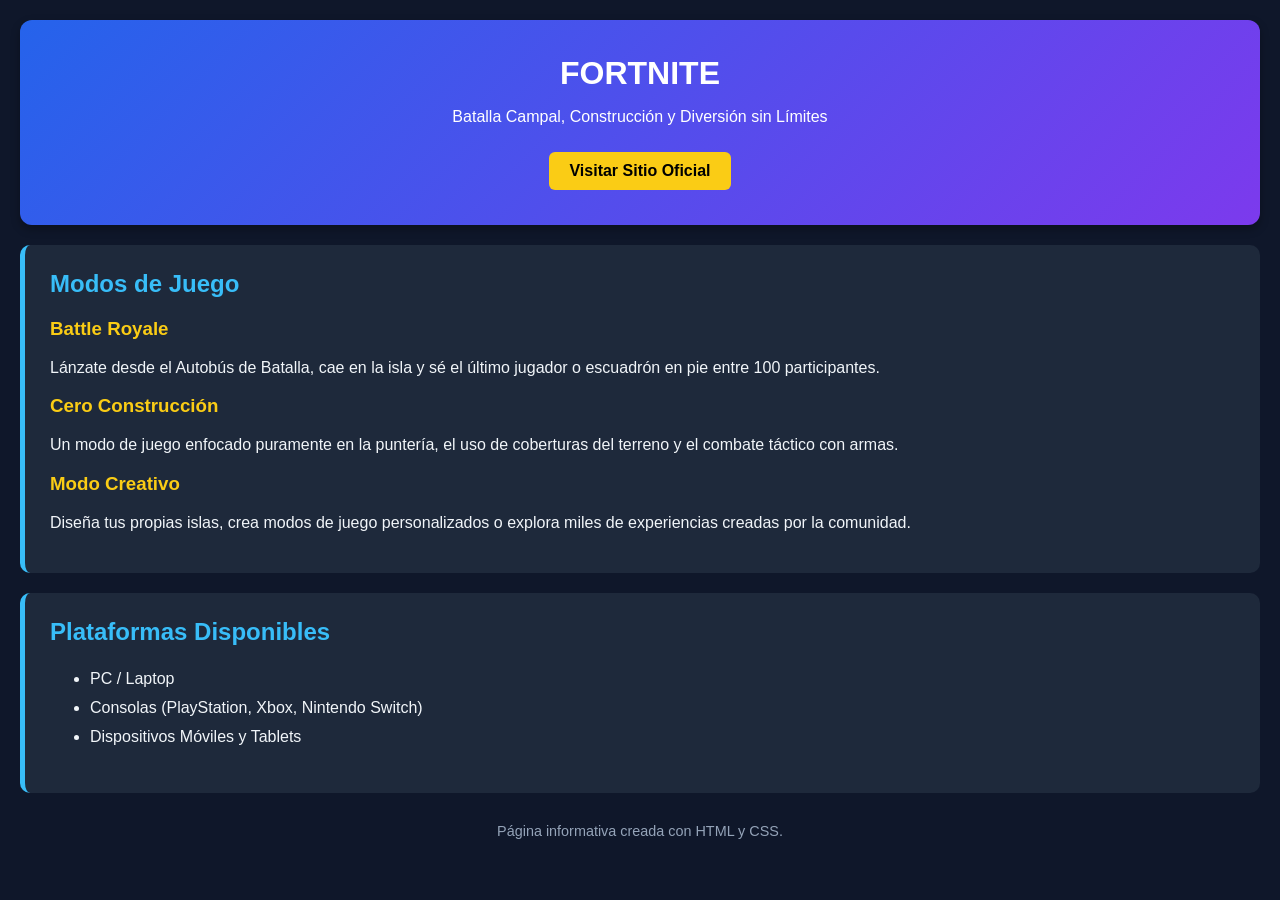
<file: prueba/index.html>
<!DOCTYPE html>
<html lang="es">
<head>
    <meta charset="UTF-8">
    <title>Fortnite - Página Informativa</title>
    <style>
        /* CSS Básico con Colores */
        body {
            font-family: Arial, sans-serif;
            margin: 0;
            padding: 20px;
            background-color: #0f172a; /* Azul oscuro de fondo */
            color: #f1f5f9;
        }
        header {
            text-align: center;
            background: linear-gradient(135deg, #2563eb, #7c3aed); /* Degradado azul a morado */
            color: #ffffff;
            padding: 35px 20px;
            border-radius: 12px;
            box-shadow: 0 4px 10px rgba(0,0,0,0.3);
        }
        header h1 {
            margin: 0 0 10px 0;
        }
        header a {
            display: inline-block;
            margin-top: 10px;
            background-color: #facc15; /* Amarillo brillante */
            color: #000000;
            padding: 10px 20px;
            border-radius: 6px;
            text-decoration: none;
            font-weight: bold;
        }
        section {
            background-color: #1e293b; /* Azul contenedor */
            margin: 20px 0;
            padding: 25px;
            border-radius: 10px;
            border-left: 5px solid #38bdf8; /* Línea de acento celeste */
        }
        h2 {
            color: #38bdf8; /* Azul celeste */
            margin-top: 0;
        }
        h3 {
            color: #facc15; /* Amarillo */
        }
        ul {
            line-height: 1.8;
        }
        footer {
            text-align: center;
            margin-top: 30px;
            color: #94a3b8;
            font-size: 0.9em;
        }
    </style>
</head>
<body>

    <!-- Encabezado / Hero -->
    <header>
        <h1>FORTNITE</h1>
        <p>Batalla Campal, Construcción y Diversión sin Límites</p>
        <a href="https://www.fortnite.com" target="_blank">Visitar Sitio Oficial</a>
    </header>

    <!-- Contenido Principal -->
    <main>
        <section>
            <h2>Modos de Juego</h2>
            
            <div>
                <h3>Battle Royale</h3>
                <p>Lánzate desde el Autobús de Batalla, cae en la isla y sé el último jugador o escuadrón en pie entre 100 participantes.</p>
            </div>

            <div>
                <h3>Cero Construcción</h3>
                <p>Un modo de juego enfocado puramente en la puntería, el uso de coberturas del terreno y el combate táctico con armas.</p>
            </div>

            <div>
                <h3>Modo Creativo</h3>
                <p>Diseña tus propias islas, crea modos de juego personalizados o explora miles de experiencias creadas por la comunidad.</p>
            </div>
        </section>

        <section>
            <h2>Plataformas Disponibles</h2>
            <ul>
                <li>PC / Laptop</li>
                <li>Consolas (PlayStation, Xbox, Nintendo Switch)</li>
                <li>Dispositivos Móviles y Tablets</li>
            </ul>
        </section>
    </main>

    <!-- Pie de página -->
    <footer>
        <p>Página informativa creada con HTML y CSS.</p>
    </footer>

</body>
</html>
</file>
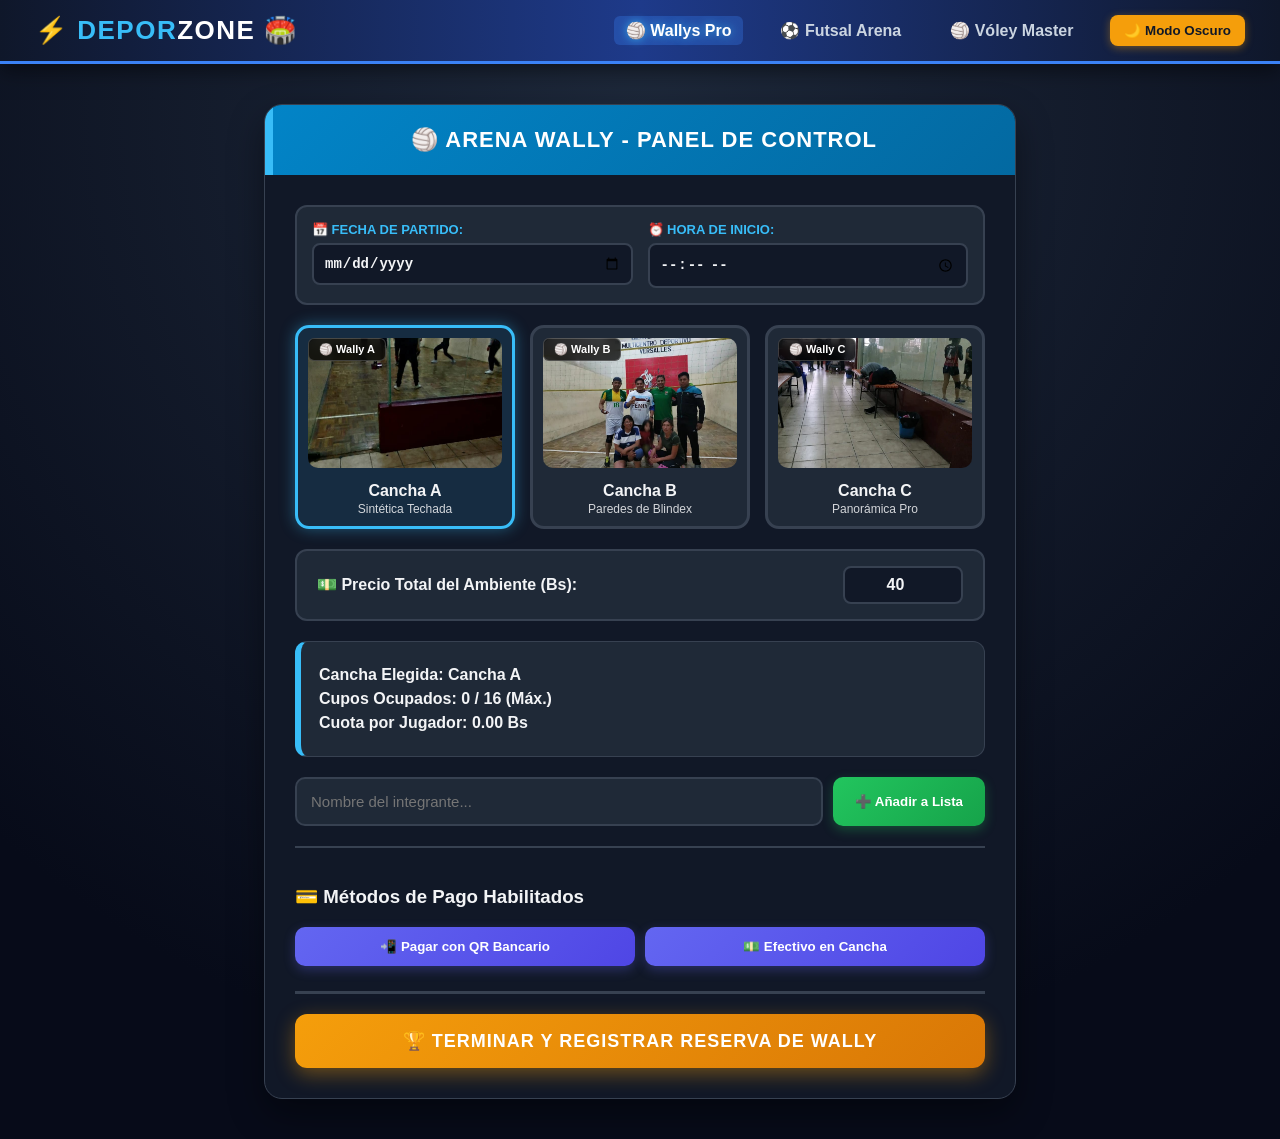
<file: wally/index.html>
<!DOCTYPE html>
<html lang="es">
<head>
    <meta charset="UTF-8">
    <meta name="viewport" content="width=device-width, initial-scale=1.0">
    <title>DeporZone - Arena & Reservas Pro</title>
    <link rel="stylesheet" href="styles.css">
    <script src="https://code.jquery.com/jquery-3.7.1.min.js"></script>
</head>
<body>

    <!-- Barra de Navegación Deportiva -->
    <header class="navbar">
        <div class="logo">⚡ <span>DEPOR</span>ZONE 🏟️</div>
        <div class="menu-toggle" id="mobile-menu">
            <span></span>
            <span></span>
            <span></span>
        </div>
        <ul class="nav-list">
            <li><a href="#" class="nav-link active" data-section="wally">🏐 Wallys Pro</a></li>
            <li><a href="#" class="nav-link" data-section="futsal">⚽ Futsal Arena</a></li>
            <li><a href="#" class="nav-link" data-section="voley">🏐 Vóley Master</a></li>
            <li><button id="theme-toggle" class="theme-btn">🌙 Modo Oscuro</button></li>
        </ul>
    </header>

    <!-- Contenido Principal -->
    <main class="main-container">
        
        <!-- ================= SECCIÓN DE WALLY ================= -->
        <section id="wally" class="content-section theme-wally">
            <div class="sport-container">
                <div class="accordion-btn">🏐 <span>ARENA WALLY</span> - Panel de Control</div>
                
                <div class="accordion-panel">
                    
                    <!-- Datos de Fecha y Hora de Reserva -->
                    <div class="reserva-meta-box">
                        <div class="meta-field">
                            <label>📅 Fecha de Partido:</label>
                            <input type="date" id="fecha-wally">
                        </div>
                        <div class="meta-field">
                            <label>⏰ Hora de Inicio:</label>
                            <input type="time" id="hora-wally">
                        </div>
                    </div>

                    <!-- Canchas A, B, C con Imágenes Grandes -->
                    <div class="canchas-grid">
                        <div class="cancha-card selected" data-cancha="Cancha A" data-precio="40">
                            <div class="badge-sport">🏐 Wally A</div>
                            <img src="img/vol/A.jpeg" alt="Cancha A">
                            <h4>Cancha A</h4>
                            <p>Sintética Techada</p>
                        </div>
                        <div class="cancha-card" data-cancha="Cancha B" data-precio="45">
                            <div class="badge-sport">🏐 Wally B</div>
                            <img src="img/vol/B.jpeg" alt="Cancha B">
                            <h4>Cancha B</h4>
                            <p>Paredes de Blindex</p>
                        </div>
                        <div class="cancha-card" data-cancha="Cancha C" data-precio="50">
                            <div class="badge-sport">🏐 Wally C</div>
                            <img src="img/vol/C.jpeg" alt="Cancha C">
                            <h4>Cancha C</h4>
                            <p>Panorámica Pro</p>
                        </div>
                    </div>

                    <!-- Configuración de Precio Manual -->
                    <div class="config-precio">
                        <label>💵 Precio Total del Ambiente (Bs):</label>
                        <input type="number" id="input-precio-wally" value="40" min="10" step="5">
                    </div>

                    <div class="info-box">
                        <p><strong>Cancha Elegida:</strong> <span id="lbl-cancha-wally">Cancha A</span></p>
                        <p><strong>Cupos Ocupados:</strong> <span id="total-jugadores-wally">0</span> / 16 (Máx.)</p>
                        <p><strong>Cuota por Jugador:</strong> <span id="cuota-persona-wally">0.00</span> Bs</p>
                    </div>

                    <div class="input-group">
                        <input type="text" id="nombre-jugador-wally" placeholder="Nombre del integrante..." maxlength="30">
                        <button id="btn-anotar-wally">➕ Añadir a Lista</button>
                    </div>

                    <ul id="lista-jugadores-wally" class="player-list"></ul>

                    <!-- Pagos y QR -->
                    <div class="payment-section">
                        <h3>💳 Métodos de Pago Habilitados</h3>
                        <div class="payment-options">
                            <button class="pay-btn" data-sport="wally" data-method="qr">📲 Pagar con QR Bancario</button>
                            <button class="pay-btn" data-sport="wally" data-method="efectivo">💵 Efectivo en Cancha</button>
                        </div>
                        <div id="qr-container-wally" class="qr-box" style="display: none;">
                            <h4>Escanea el QR Oficial DeporZone:</h4>
                            <div class="qr-code-placeholder"><span>[ 📷 ESCANEA QR WALLY ]</span></div>
                            <p>Monto a transferir: <span id="monto-qr-wally">0.00</span> Bs</p>
                            <button class="confirm-btn" data-sport="wally">✔ Confirmar Pago Individual</button>
                        </div>
                    </div>

                    <!-- Botón para Finalizar y Registrar Reserva -->
                    <div class="finalizar-container">
                        <button id="btn-finalizar-wally" class="btn-finalizar-reserva">🏆 Terminar y Registrar Reserva de Wally</button>
                    </div>

                </div>
            </div>
        </section>

        <!-- ================= SECCIÓN DE FUTSAL ================= -->
        <section id="futsal" class="content-section theme-futsal" style="display: none;">
            <div class="sport-container">
                <div class="accordion-btn">⚽ <span>ARENA FUTSAL</span> - Panel de Control</div>
                
                <div class="accordion-panel">
                    
                    <div class="reserva-meta-box">
                        <div class="meta-field">
                            <label>📅 Fecha de Partido:</label>
                            <input type="date" id="fecha-futsal">
                        </div>
                        <div class="meta-field">
                            <label>⏰ Hora de Inicio:</label>
                            <input type="time" id="hora-futsal">
                        </div>
                    </div>

                    <div class="cancha-unica">
                        <div class="badge-sport">⚽ Césped Sintético Pro</div>
                        <img src="img/vol/CANCHA.jpeg" alt="Cancha Futsal">
                        <p class="descripcion-cancha">Cancha sintética profesional de césped alto, arcos reglamentarios e iluminación LED óptima para torneos 5v5 y 6v6.</p>
                    </div>

                    <div class="config-precio">
                        <label>💵 Precio Total del Ambiente (Bs):</label>
                        <input type="number" id="input-precio-futsal" value="120" min="10" step="5">
                    </div>

                    <div class="info-box">
                        <p><strong>Cupos Ocupados:</strong> <span id="total-jugadores-futsal">0</span> / 16 (Máx.)</p>
                        <p><strong>Cuota por Jugador:</strong> <span id="cuota-persona-futsal">0.00</span> Bs</p>
                    </div>

                    <div class="input-group">
                        <input type="text" id="nombre-jugador-futsal" placeholder="Nombre del integrante..." maxlength="30">
                        <button id="btn-anotar-futsal">➕ Añadir a Lista</button>
                    </div>

                    <ul id="lista-jugadores-futsal" class="player-list"></ul>

                    <div class="payment-section">
                        <h3>💳 Métodos de Pago Habilitados</h3>
                        <div class="payment-options">
                            <button class="pay-btn" data-sport="futsal" data-method="qr">📲 Pagar con QR Bancario</button>
                            <button class="pay-btn" data-sport="futsal" data-method="efectivo">💵 Efectivo en Cancha</button>
                        </div>
                        <div id="qr-container-futsal" class="qr-box" style="display: none;">
                            <h4>Escanea el QR Oficial DeporZone:</h4>
                            <div class="qr-code-placeholder"><span>[ 📷 ESCANEA QR FUTSAL ]</span></div>
                            <p>Monto a transferir: <span id="monto-qr-futsal">0.00</span> Bs</p>
                            <button class="confirm-btn" data-sport="futsal">✔ Confirmar Pago Individual</button>
                        </div>
                    </div>

                    <div class="finalizar-container">
                        <button id="btn-finalizar-futsal" class="btn-finalizar-reserva">🏆 Terminar y Registrar Reserva de Futsal</button>
                    </div>

                </div>
            </div>
        </section>

        <!-- ================= SECCIÓN DE VÓLEY ================= -->
        <section id="voley" class="content-section theme-voley" style="display: none;">
            <div class="sport-container">
                <div class="accordion-btn">🏐 <span>ARENA VÓLEY</span> - Panel de Control</div>
                
                <div class="accordion-panel">
                    
                    <div class="reserva-meta-box">
                        <div class="meta-field">
                            <label>📅 Fecha de Partido:</label>
                            <input type="date" id="fecha-voley">
                        </div>
                        <div class="meta-field">
                            <label>⏰ Hora de Inicio:</label>
                            <input type="time" id="hora-voley">
                        </div>
                    </div>

                    <div class="cancha-unica">
                        <div class="badge-sport">🏐 Red Profesional Ajustable</div>
                        <img src="img/vol/CANCHA.jpeg" alt="Cancha Vóley">
                        <p class="descripcion-cancha">Cancha multifuncional equipada con postes metálicos, bandas delimitadoras y <strong>red central ajustable</strong> profesional para alta competencia.</p>
                    </div>

                    <div class="config-precio">
                        <label>💵 Precio Total del Ambiente (Bs):</label>
                        <input type="number" id="input-precio-voley" value="80" min="10" step="5">
                    </div>

                    <div class="info-box">
                        <p><strong>Cupos Ocupados:</strong> <span id="total-jugadores-voley">0</span> / 16 (Máx.)</p>
                        <p><strong>Cuota por Jugador:</strong> <span id="cuota-persona-voley">0.00</span> Bs</p>
                    </div>

                    <div class="input-group">
                        <input type="text" id="nombre-jugador-voley" placeholder="Nombre del integrante..." maxlength="30">
                        <button id="btn-anotar-voley">➕ Añadir a Lista</button>
                    </div>

                    <ul id="lista-jugadores-voley" class="player-list"></ul>

                    <div class="payment-section">
                        <h3>💳 Métodos de Pago Habilitados</h3>
                        <div class="payment-options">
                            <button class="pay-btn" data-sport="voley" data-method="qr">📲 Pagar con QR Bancario</button>
                            <button class="pay-btn" data-sport="voley" data-method="efectivo">💵 Efectivo en Cancha</button>
                        </div>
                        <div id="qr-container-voley" class="qr-box" style="display: none;">
                            <h4>Escanea el QR Oficial DeporZone:</h4>
                            <div class="qr-code-placeholder"><span>[ 📷 ESCANEA QR VÓLEY ]</span></div>
                            <p>Monto a transferir: <span id="monto-qr-voley">0.00</span> Bs</p>
                            <button class="confirm-btn" data-sport="voley">✔ Confirmar Pago Individual</button>
                        </div>
                    </div>

                    <div class="finalizar-container">
                        <button id="btn-finalizar-voley" class="btn-finalizar-reserva">🏆 Terminar y Registrar Reserva de Vóley</button>
                    </div>

                </div>
            </div>
        </section>

    </main>

    <script src="script.js"></script>
</body>
</html>
</file>
<file: wally/styles.css>
:root {
    --bg-color: #070b19;
    --card-bg: #111827;
    --text-color: #f3f4f6;
    --box-bg: #1f2937;
    --border-color: #374151;
}

[data-theme="light"] {
    --bg-color: #e2e8f0;
    --card-bg: #ffffff;
    --text-color: #0f172a;
    --box-bg: #f8fafc;
    --border-color: #cbd5e1;
}

body {
    font-family: 'Segoe UI', Roboto, Helvetica, Arial, sans-serif;
    background: var(--bg-color);
    background-image: radial-gradient(circle at 50% 10%, #1e293b 0%, var(--bg-color) 80%);
    color: var(--text-color);
    margin: 0;
    padding: 0;
    min-height: 100vh;
    transition: background 0.3s ease, color 0.3s ease;
}

/* Navbar estilo estadio / deportivo */
.navbar {
    display: flex;
    justify-content: space-between;
    align-items: center;
    background: linear-gradient(90deg, #0f172a, #1e3a8a, #0f172a);
    border-bottom: 3px solid #3b82f6;
    padding: 15px 35px;
    color: white;
    box-shadow: 0 6px 20px rgba(0,0,0,0.5);
    position: sticky;
    top: 0;
    z-index: 1000;
}

.logo { 
    font-size: 26px; 
    font-weight: 900; 
    letter-spacing: 1.5px; 
    text-transform: uppercase;
}
.logo span { color: #38bdf8; }

.nav-list {
    list-style: none;
    display: flex;
    gap: 25px;
    margin: 0;
    padding: 0;
    align-items: center;
}

.nav-link {
    color: #cbd5e1;
    text-decoration: none;
    font-weight: 700;
    font-size: 16px;
    transition: all 0.2s;
    padding: 6px 12px;
    border-radius: 6px;
}

.nav-link:hover, .nav-link.active { 
    color: #fff; 
    background: rgba(59, 130, 246, 0.3);
    text-shadow: 0 0 10px rgba(56,189,248,0.8);
}

.theme-btn {
    background: #f59e0b;
    border: none;
    color: #111827;
    padding: 8px 14px;
    border-radius: 8px;
    cursor: pointer;
    font-weight: 800;
    box-shadow: 0 2px 8px rgba(245, 158, 11, 0.4);
}

.menu-toggle {
    display: none;
    flex-direction: column;
    cursor: pointer;
    gap: 5px;
}
.menu-toggle span { width: 30px; height: 3px; background-color: white; border-radius: 3px; }

/* Temáticas vibrantes deportivas */
.theme-wally .accordion-btn { background: linear-gradient(135deg, #0284c7, #0369a1); border-left: 8px solid #38bdf8; }
.theme-futsal .accordion-btn { background: linear-gradient(135deg, #16a34a, #15803d); border-left: 8px solid #4ade80; }
.theme-voley .accordion-btn { background: linear-gradient(135deg, #d97706, #b45309); border-left: 8px solid #fbbf24; }

/* Contenedor Principal */
.main-container { padding: 40px 20px; display: flex; justify-content: center; }
.content-section { width: 100%; display: flex; justify-content: center; }

.sport-container {
    background-color: var(--card-bg);
    color: var(--text-color);
    width: 100%;
    max-width: 750px;
    border-radius: 18px;
    box-shadow: 0 15px 35px rgba(0,0,0,0.4);
    overflow: hidden;
    border: 1px solid var(--border-color);
}

.accordion-btn {
    color: white;
    padding: 22px;
    font-size: 22px;
    font-weight: 900;
    cursor: pointer;
    text-align: center;
    letter-spacing: 1px;
    text-transform: uppercase;
}

.accordion-panel { padding: 30px; }

/* Badge Flotante Deportivo en Imágenes */
.badge-sport {
    position: absolute;
    top: 10px;
    left: 10px;
    background: rgba(0, 0, 0, 0.75);
    color: #fff;
    padding: 4px 10px;
    font-size: 11px;
    font-weight: 800;
    border-radius: 6px;
    backdrop-filter: blur(4px);
    border: 1px solid rgba(255,255,255,0.2);
}

/* Canchas Wally - Estilo Tarjeta Pro */
.canchas-grid {
    display: grid;
    grid-template-columns: repeat(3, 1fr);
    gap: 15px;
    margin-bottom: 20px;
}

.cancha-card {
    background: var(--box-bg);
    border: 3px solid var(--border-color);
    border-radius: 14px;
    padding: 10px;
    text-align: center;
    cursor: pointer;
    position: relative;
    transition: all 0.25s ease;
}

.cancha-card:hover {
    transform: translateY(-5px);
    border-color: #38bdf8;
}

.cancha-card img {
    width: 100%;
    height: 130px;
    object-fit: cover;
    border-radius: 10px;
}

.cancha-card h4 { margin: 10px 0 2px 0; font-size: 16px; font-weight: 800; }
.cancha-card p { margin: 0; font-size: 12px; opacity: 0.85; }

.cancha-card.selected {
    border-color: #38bdf8;
    background-color: rgba(56, 189, 248, 0.12);
    box-shadow: 0 0 15px rgba(56, 189, 248, 0.4);
}

/* Cancha Única Fútbol y Vóley - Imagen Súper Grande */
.cancha-unica {
    text-align: center;
    margin-bottom: 20px;
    background: var(--box-bg);
    padding: 15px;
    border-radius: 14px;
    border: 2px solid var(--border-color);
    position: relative;
}

.cancha-unica img {
    width: 100%;
    height: 240px;
    object-fit: cover;
    border-radius: 12px;
    margin-bottom: 12px;
    box-shadow: 0 8px 20px rgba(0,0,0,0.3);
}

.descripcion-cancha { font-size: 14px; margin: 0; line-height: 1.6; font-weight: 500; }

/* Caja de Fecha y Hora */
.reserva-meta-box {
    display: grid;
    grid-template-columns: 1fr 1fr;
    gap: 15px;
    margin-bottom: 20px;
    background: var(--box-bg);
    padding: 15px;
    border-radius: 12px;
    border: 2px solid var(--border-color);
}

.meta-field label {
    display: block;
    font-size: 13px;
    font-weight: 800;
    margin-bottom: 6px;
    text-transform: uppercase;
    color: #38bdf8;
}

.meta-field input {
    width: 100%;
    padding: 10px;
    font-size: 14px;
    font-weight: bold;
    border: 2px solid var(--border-color);
    background: var(--card-bg);
    color: var(--text-color);
    border-radius: 8px;
    box-sizing: border-box;
}

/* Configuración de Precio */
.config-precio {
    display: flex;
    justify-content: space-between;
    align-items: center;
    margin-bottom: 20px;
    background: var(--box-bg);
    padding: 15px 20px;
    border-radius: 12px;
    font-weight: 800;
    border: 2px solid var(--border-color);
}

.config-precio input {
    width: 100px;
    padding: 8px;
    font-size: 16px;
    font-weight: 900;
    border: 2px solid var(--border-color);
    background: var(--card-bg);
    color: var(--text-color);
    border-radius: 8px;
    text-align: center;
}

.info-box {
    background-color: var(--box-bg);
    padding: 18px;
    border-radius: 12px;
    margin-bottom: 20px;
    border-left: 6px solid #38bdf8;
    border-top: 1px solid var(--border-color);
    border-right: 1px solid var(--border-color);
    border-bottom: 1px solid var(--border-color);
}

.info-box p { margin: 6px 0; font-size: 16px; font-weight: 700; }

.input-group { display: flex; gap: 10px; margin-bottom: 20px; }
.input-group input {
    flex: 1;
    padding: 14px;
    font-size: 15px;
    border: 2px solid var(--border-color);
    background: var(--box-bg);
    color: var(--text-color);
    border-radius: 10px;
    outline: none;
}

.input-group button {
    background: linear-gradient(135deg, #22c55e, #16a34a);
    color: white;
    border: none;
    padding: 14px 22px;
    border-radius: 10px;
    font-weight: 900;
    cursor: pointer;
    box-shadow: 0 4px 12px rgba(34, 197, 94, 0.3);
    transition: transform 0.1s;
}
.input-group button:active { transform: scale(0.96); }

/* Lista de Jugadores */
ul.player-list { list-style: none; padding: 0; margin: 0 0 20px 0; }
ul.player-list li {
    background-color: var(--box-bg);
    border: 2px solid var(--border-color);
    padding: 12px 18px;
    margin-bottom: 10px;
    border-radius: 10px;
    display: flex;
    justify-content: space-between;
    align-items: center;
    font-weight: 700;
}
ul.player-list li::before { content: "⚽ "; font-size: 20px; margin-right: 10px; }
.theme-wally ul.player-list li::before { content: "🏐 "; }
.theme-voley ul.player-list li::before { content: "🏐 "; }

.player-info { display: flex; align-items: center; gap: 10px; flex: 1; }
.player-actions { display: flex; gap: 8px; align-items: center; }

.btn-check-asistencia, .btn-check-pago {
    padding: 6px 12px;
    border-radius: 6px;
    font-size: 12px;
    font-weight: 800;
    cursor: pointer;
    border: none;
    box-shadow: 0 2px 5px rgba(0,0,0,0.2);
}

.btn-check-asistencia { background: #64748b; color: white; }
.btn-check-asistencia.confirmado { background: #3b82f6; }

.btn-check-pago { background: #ef4444; color: white; }
.btn-check-pago.pagado { background: #22c55e; }

.remove-btn { color: #f87171; cursor: pointer; font-size: 20px; font-weight: bold; margin-left: 8px; }
.remove-btn:hover { color: #ef4444; }

/* Pagos */
.payment-section { border-top: 2px solid var(--border-color); padding-top: 20px; }
.payment-options { display: flex; gap: 10px; margin-top: 10px; }
.pay-btn {
    flex: 1;
    padding: 12px;
    border: none;
    background: linear-gradient(135deg, #6366f1, #4f46e5);
    color: white;
    font-weight: 800;
    border-radius: 10px;
    cursor: pointer;
    box-shadow: 0 4px 12px rgba(99, 102, 241, 0.3);
}

.qr-box {
    margin-top: 15px;
    background: var(--box-bg);
    padding: 20px;
    border-radius: 12px;
    text-align: center;
    border: 2px dashed #6366f1;
}

.qr-code-placeholder {
    background: white;
    color: black;
    padding: 30px;
    font-weight: 900;
    border-radius: 10px;
    margin: 12px 0;
    display: inline-block;
    font-size: 15px;
    letter-spacing: 2px;
    box-shadow: inset 0 0 10px rgba(0,0,0,0.1);
}

.confirm-btn {
    background: linear-gradient(135deg, #22c55e, #16a34a);
    color: white;
    border: none;
    padding: 10px 18px;
    border-radius: 8px;
    font-weight: 900;
    cursor: pointer;
    margin-top: 10px;
}

/* Botón Finalizar Reserva Estilo Trofeo / Pro */
.finalizar-container {
    margin-top: 25px;
    border-top: 3px solid var(--border-color);
    padding-top: 20px;
    text-align: center;
}

.btn-finalizar-reserva {
    width: 100%;
    background: linear-gradient(135deg, #f59e0b, #d97706);
    color: white;
    border: none;
    padding: 16px;
    font-size: 18px;
    font-weight: 900;
    border-radius: 12px;
    cursor: pointer;
    text-transform: uppercase;
    letter-spacing: 1px;
    box-shadow: 0 6px 20px rgba(245, 158, 11, 0.4);
    transition: transform 0.2s, filter 0.2s;
}

.btn-finalizar-reserva:hover {
    filter: brightness(1.1);
    transform: translateY(-2px);
}

@media (max-width: 768px) {
    .menu-toggle { display: flex; }
    .nav-list {
        display: none;
        flex-direction: column;
        width: 100%;
        position: absolute;
        top: 70px;
        left: 0;
        background: #0f172a;
        padding: 20px 0;
        box-shadow: 0 10px 20px rgba(0,0,0,0.5);
    }
    .nav-list.active { display: flex; }
    .canchas-grid { grid-template-columns: 1fr; }
    .reserva-meta-box { grid-template-columns: 1fr; }
}
</file>
